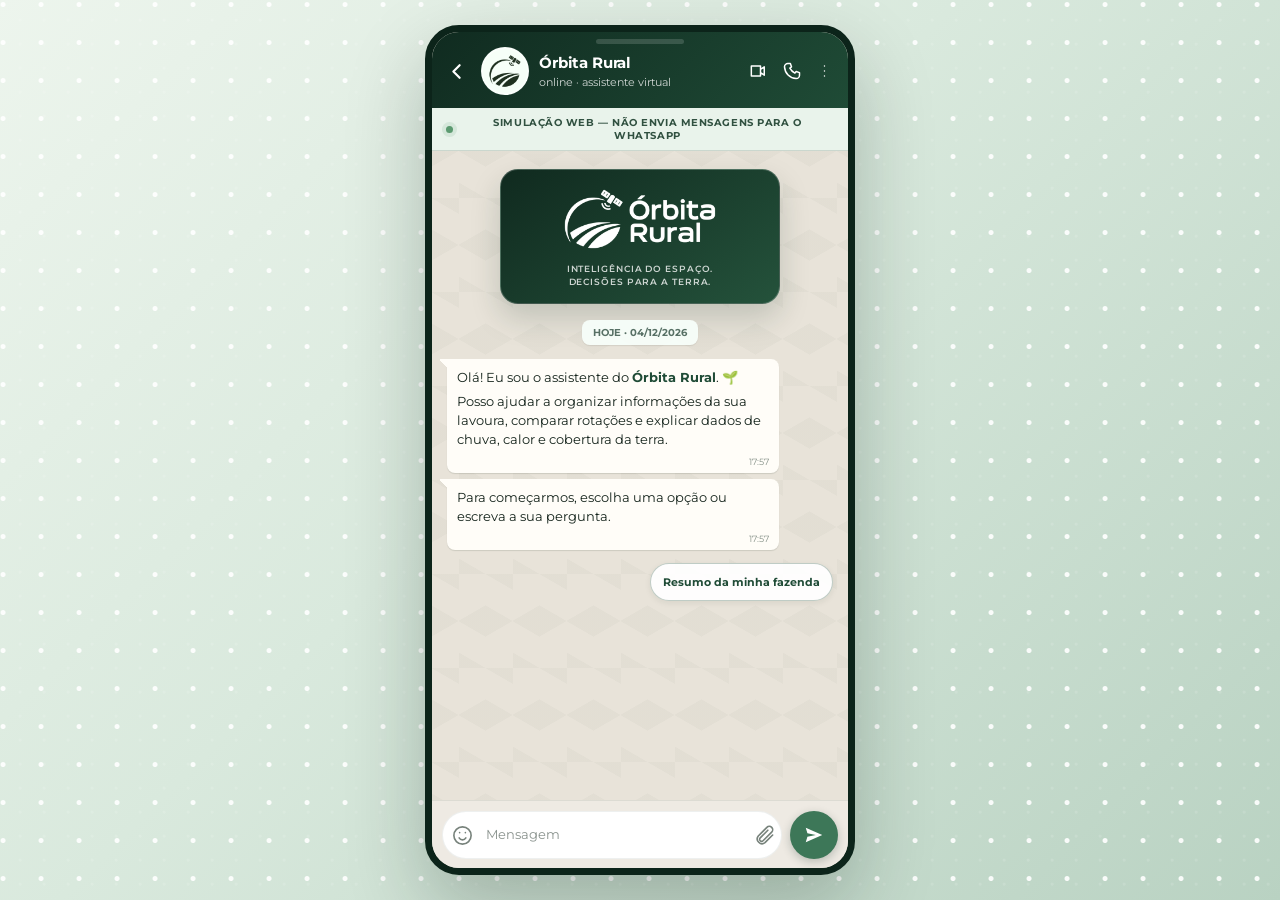
<file: frontend/orbita/chatbot.html>
<!doctype html>
<html lang="pt-BR">
<head>
  <meta charset="UTF-8">
  <meta name="viewport" content="width=device-width, initial-scale=1, viewport-fit=cover">
  <meta name="theme-color" content="#163828">
  <meta name="description" content="Simulação de atendimento do chatbot Órbita Rural para produtores.">
  <title>Conversa com o Órbita Rural</title>
  <link rel="icon" type="image/png" href="marca/orbita-transp.png?v=1">
  <link rel="stylesheet" href="chatbot.css?v=7">
  <script src="js/textos.js" defer></script>
  <script src="js/dados.js" defer></script>
  <script src="chatbot.js?v=7" defer></script>
</head>
<body>
  <a class="skip-link" href="#mensagens">Ir para a conversa</a>

  <main class="stage">
    <section class="phone" aria-label="Simulação do atendimento pelo WhatsApp">
      <header class="chat-header">
        <a class="back-link" href="index.html" aria-label="Voltar ao Órbita Rural">
          <svg viewBox="0 0 24 24" aria-hidden="true"><path d="M15 18l-6-6 6-6"/></svg>
        </a>
        <span class="avatar" aria-hidden="true">
          <img src="marca/simbolo-verde.png" alt="">
        </span>
        <div class="contact">
          <strong>Órbita Rural</strong>
          <span id="presenca">online · assistente virtual</span>
        </div>
        <div class="header-actions" aria-hidden="true">
          <svg viewBox="0 0 24 24"><path d="M15 10l4.5-3v10L15 14M4 6h11v12H4z"/></svg>
          <svg viewBox="0 0 24 24"><path d="M7 3h3l1.4 4-2 1.5a15 15 0 006.1 6.1l1.5-2 4 1.4v3c0 2-1.7 4-4 4C9.3 20.5 3.5 14.7 3 7c0-2.3 2-4 4-4z"/></svg>
          <svg viewBox="0 0 24 24"><circle cx="12" cy="5" r="1"/><circle cx="12" cy="12" r="1"/><circle cx="12" cy="19" r="1"/></svg>
        </div>
      </header>

      <div class="demo-notice" role="note">
        <span></span>
        Simulação web — não envia mensagens para o WhatsApp
      </div>

      <div class="chat-wallpaper">
        <div class="messages" id="mensagens" role="log" aria-live="polite" aria-relevant="additions">
          <div class="brand-card" aria-label="Órbita Rural, Inteligência do espaço. Decisões para a terra.">
            <img src="marca/logo-verde-sem-lema.png" alt="Órbita Rural">
            <p>Inteligência do espaço.<br>Decisões para a terra.</p>
          </div>

          <p class="day-chip" id="dataDaConversa">Hoje</p>

          <article class="message bot">
            <p>Olá! Eu sou o assistente do <strong>Órbita Rural</strong>. 🌱</p>
            <p>Posso ajudar a organizar informações da sua lavoura, comparar rotações e explicar dados de chuva, calor e cobertura da terra.</p>
            <small><span class="message-time">agora</span></small>
          </article>

          <article class="message bot">
            <p>Para começarmos, escolha uma opção ou escreva a sua pergunta.</p>
            <small><span class="message-time">agora</span></small>
          </article>

          <div class="quick-replies" id="respostasRapidas" aria-label="Respostas rápidas"></div>
        </div>
      </div>

      <form class="composer" id="formulario">
        <div class="input-shell">
          <button type="button" class="composer-icon" aria-label="Emojis" disabled>
            <svg viewBox="0 0 24 24" aria-hidden="true"><circle cx="12" cy="12" r="9"/><path d="M8.5 14.5s1.2 2 3.5 2 3.5-2 3.5-2M9 9h.01M15 9h.01"/></svg>
          </button>
          <label class="sr-only" for="mensagem">Mensagem do produtor</label>
          <textarea id="mensagem" name="mensagem" rows="1" maxlength="900" autocomplete="off" enterkeyhint="send" placeholder="Mensagem"></textarea>
          <button type="button" class="composer-icon attachment" aria-label="Anexar arquivo" disabled>
            <svg viewBox="0 0 24 24" aria-hidden="true"><path d="M20.5 11.5l-8 8a5 5 0 01-7-7l9-9a3.5 3.5 0 015 5l-9 9a2 2 0 01-3-3l8-8"/></svg>
          </button>
        </div>
        <button class="send-button" type="submit" id="enviar" aria-label="Enviar mensagem">
          <svg class="send-icon" viewBox="0 0 24 24" aria-hidden="true"><path d="M3 20l18-8L3 4l1.8 6.2L14 12l-9.2 1.8z"/></svg>
        </button>
      </form>
    </section>

    <aside class="presentation-card">
      <span class="eyebrow">DEMONSTRAÇÃO INTERATIVA</span>
      <h1>A orientação da lavoura em uma conversa simples.</h1>
      <p>O produtor escreve como fala. O Órbita Rural organiza a pergunta e responde com apoio dos dados da lavoura.</p>
      <ul>
        <li><span>01</span> Pergunte sobre a lavoura</li>
        <li><span>02</span> Complete a ficha do produtor</li>
        <li><span>03</span> Compare caminhos antes de decidir</li>
      </ul>
      <p class="safety">Ferramenta de apoio. Confirme decisões com um profissional de agronomia.</p>
    </aside>
  </main>
</body>
</html>
</file>
<file: frontend/orbita/chatbot.css>
@font-face {
  font-family: "Montserrat";
  src: url("fontes/montserrat-latin.woff2") format("woff2");
  font-display: swap;
}

@font-face {
  font-family: "Anton";
  src: url("fontes/anton-latin.woff2") format("woff2");
  font-display: swap;
}

:root {
  --green-950: #102b20;
  --green-900: #163828;
  --green-800: #1f4b36;
  --green-600: #3d7758;
  --green-100: #dceee2;
  --paper: #fffdf8;
  --outgoing: #d8f8c8;
  --ink: #14231b;
  --line: rgba(16, 43, 32, .14);
  --shadow: 0 32px 80px rgba(7, 26, 18, .24);
}

* { box-sizing: border-box; }
html, body { min-height: 100%; }

body {
  margin: 0;
  color: var(--ink);
  font-family: "Montserrat", system-ui, sans-serif;
  background:
    radial-gradient(circle at 8% 12%, rgba(255, 255, 255, .9) 0 2px, transparent 3px),
    radial-gradient(circle at 84% 84%, rgba(255, 255, 255, .12) 0 1px, transparent 2px),
    linear-gradient(135deg, #edf5ed 0%, #d9e9dd 44%, #b9d2c2 100%);
  background-size: 38px 38px, 24px 24px, auto;
  overflow: hidden;
}

button, textarea { font: inherit; }
button { -webkit-tap-highlight-color: transparent; }
.skip-link { position: fixed; top: 8px; left: 8px; z-index: 30; padding: 10px 14px; color: white; background: var(--green-950); border-radius: 8px; transform: translateY(-150%); }
.skip-link:focus { transform: translateY(0); }
.sr-only { position: absolute; width: 1px; height: 1px; padding: 0; margin: -1px; overflow: hidden; clip: rect(0, 0, 0, 0); white-space: nowrap; border: 0; }

.stage {
  width: 100%;
  height: 100vh;
  height: 100dvh;
  margin: 0;
  padding: 18px;
  display: grid;
  place-items: center;
}

.phone {
  width: min(430px, 100%);
  height: min(850px, calc(100dvh - 36px));
  min-height: 0;
  display: grid;
  grid-template-rows: auto auto 1fr auto;
  overflow: hidden;
  border: 7px solid #0c241a;
  border-radius: 34px;
  background: #e9e4da;
  box-shadow: var(--shadow);
  position: relative;
}

.phone::before { content: ""; position: absolute; z-index: 10; top: 7px; left: 50%; width: 88px; height: 5px; border-radius: 99px; background: rgba(255,255,255,.15); transform: translateX(-50%); pointer-events: none; }
.chat-header { min-height: 76px; padding: max(13px, env(safe-area-inset-top, 0px)) max(15px, calc((100% - 920px) / 2)) 11px max(9px, calc((100% - 920px) / 2)); display: flex; align-items: center; gap: 10px; color: white; background: linear-gradient(135deg, var(--green-950), var(--green-800)); }
.back-link { width: 30px; height: 44px; display: grid; place-items: center; color: white; border-radius: 12px; }
.back-link:hover, .back-link:focus-visible { background: rgba(255,255,255,.12); outline: none; }
.back-link svg { width: 25px; fill: none; stroke: currentColor; stroke-width: 2.1; stroke-linecap: round; stroke-linejoin: round; }
.avatar { width: 48px; height: 48px; flex: 0 0 48px; display: grid; place-items: center; overflow: hidden; border: 2px solid rgba(255,255,255,.48); border-radius: 50%; background: #f6fff8; }
.avatar img { width: 76%; height: 76%; object-fit: contain; }
.contact { min-width: 0; flex: 1; display: grid; gap: 3px; }
.contact strong { font-size: 15px; letter-spacing: -.01em; }
.contact span { font-size: 11px; color: rgba(255,255,255,.8); white-space: nowrap; overflow: hidden; text-overflow: ellipsis; }
.header-actions { display: flex; align-items: center; gap: 14px; }
.header-actions svg { width: 20px; height: 20px; fill: none; stroke: currentColor; stroke-width: 1.8; stroke-linecap: round; stroke-linejoin: round; }
.header-actions svg:last-child { fill: currentColor; stroke: none; width: 17px; }

.demo-notice { min-height: 34px; padding: 8px 14px; display: flex; align-items: center; justify-content: center; gap: 8px; color: #315141; background: #e9f3eb; border-bottom: 1px solid var(--line); font-size: 10px; font-weight: 700; text-align: center; text-transform: uppercase; letter-spacing: .055em; }
.demo-notice span { width: 7px; height: 7px; border-radius: 50%; background: #5c9a70; box-shadow: 0 0 0 4px rgba(92,154,112,.14); }
.chat-wallpaper { min-height: 0; overflow: hidden; background-color: #e8e3d9; background-image: linear-gradient(30deg, rgba(70, 91, 78, .035) 12%, transparent 12.5%, transparent 87%, rgba(70, 91, 78, .035) 87.5%), linear-gradient(150deg, rgba(70, 91, 78, .035) 12%, transparent 12.5%, transparent 87%, rgba(70, 91, 78, .035) 87.5%), linear-gradient(30deg, rgba(70, 91, 78, .035) 12%, transparent 12.5%, transparent 87%, rgba(70, 91, 78, .035) 87.5%); background-size: 54px 94px; background-position: 0 0, 0 0, 27px 47px; }
.messages { height: 100%; padding: 18px max(15px, calc((100% - 900px) / 2)) 24px; overflow-y: auto; overscroll-behavior: contain; scrollbar-width: thin; scrollbar-color: rgba(22,56,40,.35) transparent; }

.brand-card { width: min(280px, 88%); margin: 0 auto 16px; padding: 18px 22px 15px; color: white; border: 1px solid rgba(255,255,255,.2); border-radius: 18px; background: linear-gradient(145deg, #102a1f, #24523b); box-shadow: 0 14px 30px rgba(16,43,32,.18); text-align: center; }
.brand-card img { width: 160px; max-height: 62px; object-fit: contain; filter: brightness(0) invert(1); }
.brand-card p { margin: 8px 0 0; color: rgba(255,255,255,.78); font-size: 9px; font-weight: 600; line-height: 1.45; letter-spacing: .1em; text-transform: uppercase; }
.day-chip { width: max-content; margin: 8px auto 14px; padding: 6px 11px; color: #577065; border-radius: 8px; background: rgba(248, 255, 251, .92); box-shadow: 0 1px 1px rgba(0,0,0,.08); font-size: 10px; font-weight: 700; text-transform: uppercase; }

.message { position: relative; width: fit-content; max-width: min(680px, 86%); margin: 6px 0; padding: 9px 10px 24px; border-radius: 8px; box-shadow: 0 1px 1px rgba(20,35,27,.13); font-size: 13px; line-height: 1.46; animation: message-in .2s ease both; }
.message::before { content: ""; position: absolute; top: 0; width: 10px; height: 12px; }
.message.bot { margin-right: auto; background: var(--paper); border-top-left-radius: 2px; }
.message.bot::before { left: -7px; background: linear-gradient(225deg, var(--paper) 50%, transparent 51%); }
.message.user { margin-left: auto; background: var(--outgoing); border-top-right-radius: 2px; }
.message.user::before { right: -7px; background: linear-gradient(135deg, var(--outgoing) 50%, transparent 51%); }
.message p { margin: 0 0 5px; }
.message p:last-of-type { margin-bottom: 0; }
.message strong { color: var(--green-800); }
.message small { position: absolute; right: 10px; bottom: 7px; min-width: 46px; margin: 0; display: flex; justify-content: flex-end; align-items: center; color: #849087; font-size: 9px; line-height: 1; }
.message.user small { color: #71806f; }
.checks { margin-left: 3px; color: #2a8bb8; font-size: 11px; letter-spacing: -3px; }
.typing { min-width: 62px; padding: 13px 15px; display: flex; gap: 4px; }
.typing span { width: 6px; height: 6px; border-radius: 50%; background: #7b8b82; animation: typing 1.15s infinite ease-in-out; }
.typing span:nth-child(2) { animation-delay: .16s; }
.typing span:nth-child(3) { animation-delay: .32s; }

.quick-replies { margin: 13px 0 4px; display: flex; flex-wrap: wrap; justify-content: flex-end; gap: 7px; }
.quick-replies:empty { display: none; }
.quick-replies button { min-height: 38px; padding: 8px 12px; color: var(--green-800); border: 1px solid rgba(31,75,54,.28); border-radius: 999px; background: rgba(255,255,255,.93); box-shadow: 0 2px 6px rgba(20,35,27,.08); font-size: 11px; font-weight: 700; cursor: pointer; }
.quick-replies button:hover, .quick-replies button:focus-visible { color: white; background: var(--green-800); outline: none; }

.composer { min-height: 68px; padding: 9px max(10px, calc((100% - 900px) / 2)) max(9px, env(safe-area-inset-bottom)); display: flex; align-items: flex-end; gap: 8px; background: #eeeae3; border-top: 1px solid rgba(16,43,32,.08); }
.input-shell { min-height: 48px; flex: 1; display: flex; align-items: flex-end; border-radius: 24px; background: white; box-shadow: inset 0 0 0 1px rgba(16,43,32,.07); }
.composer textarea { width: 100%; max-height: 116px; min-height: 48px; resize: none; padding: 14px 4px 11px; color: var(--ink); border: 0; outline: 0; background: transparent; font-size: 13px; line-height: 1.45; }
.composer textarea::placeholder { color: #89928d; }
.composer-icon { width: 40px; height: 48px; flex: 0 0 40px; display: grid; place-items: center; color: #77827b; border: 0; background: transparent; }
.composer-icon svg { width: 23px; fill: none; stroke: currentColor; stroke-width: 1.7; stroke-linecap: round; stroke-linejoin: round; }
.composer-icon:disabled { opacity: 1; }
.attachment { width: 35px; flex-basis: 35px; }
.send-button { width: 48px; height: 48px; flex: 0 0 48px; display: grid; place-items: center; color: white; border: 0; border-radius: 50%; background: var(--green-600); box-shadow: 0 3px 10px rgba(16,43,32,.24); cursor: pointer; transition: transform .15s ease, background .15s ease; }
.send-button:hover, .send-button:focus-visible { background: var(--green-800); transform: scale(1.04); outline: 3px solid rgba(61,119,88,.25); }
.send-button:active { transform: scale(.96); }
.send-button svg { width: 22px; fill: currentColor; }
.send-button:disabled { cursor: wait; opacity: .65; transform: none; }

.presentation-card { display: none; }
.eyebrow { display: inline-flex; align-items: center; gap: 10px; color: var(--green-600); font-size: 11px; font-weight: 800; letter-spacing: .17em; }
.eyebrow::before { content: ""; width: 34px; height: 2px; background: currentColor; }
.presentation-card h1 { margin: 18px 0 22px; color: var(--green-950); font-family: "Anton", "Arial Narrow", sans-serif; font-size: clamp(46px, 5vw, 74px); font-weight: 400; line-height: .98; letter-spacing: .005em; }
.presentation-card > p { max-width: 480px; margin: 0; color: #43594d; font-size: 16px; line-height: 1.75; }
.presentation-card ul { margin: 34px 0 28px; padding: 0; display: grid; gap: 12px; list-style: none; }
.presentation-card li { padding: 12px 0; display: flex; align-items: center; gap: 15px; color: var(--green-900); border-bottom: 1px solid rgba(16,43,32,.13); font-size: 13px; font-weight: 700; }
.presentation-card li span { width: 31px; height: 31px; display: grid; place-items: center; color: white; border-radius: 50%; background: var(--green-600); font-size: 9px; }
.presentation-card .safety { padding-left: 16px; color: #68786f; border-left: 3px solid #76a287; font-size: 11px; line-height: 1.55; }

@keyframes message-in { from { opacity: 0; transform: translateY(5px) scale(.985); } }
@keyframes typing { 0%, 60%, 100% { transform: translateY(0); opacity: .45; } 30% { transform: translateY(-4px); opacity: 1; } }

@media (max-width: 600px) {
  body { background: #e8e3d9; }
  .stage { width: 100%; min-height: 100dvh; padding: 0; display: block; }
  .phone { width: 100%; height: 100dvh; min-height: 0; border: 0; border-radius: 0; box-shadow: none; }
  .phone::before, .presentation-card { display: none; }
  .chat-header { padding-top: max(12px, env(safe-area-inset-top)); }
  .brand-card { width: min(260px, 82%); }
}

@media (max-width: 390px) {
  .header-actions { gap: 10px; }
  .header-actions svg:first-child { display: none; }
  .message { max-width: 91%; font-size: 12.5px; }
  .brand-card { padding: 14px 18px 12px; }
}

@media (prefers-reduced-motion: reduce) {
  *, *::before, *::after { scroll-behavior: auto !important; animation-duration: .01ms !important; animation-iteration-count: 1 !important; transition-duration: .01ms !important; }
}
</file>
